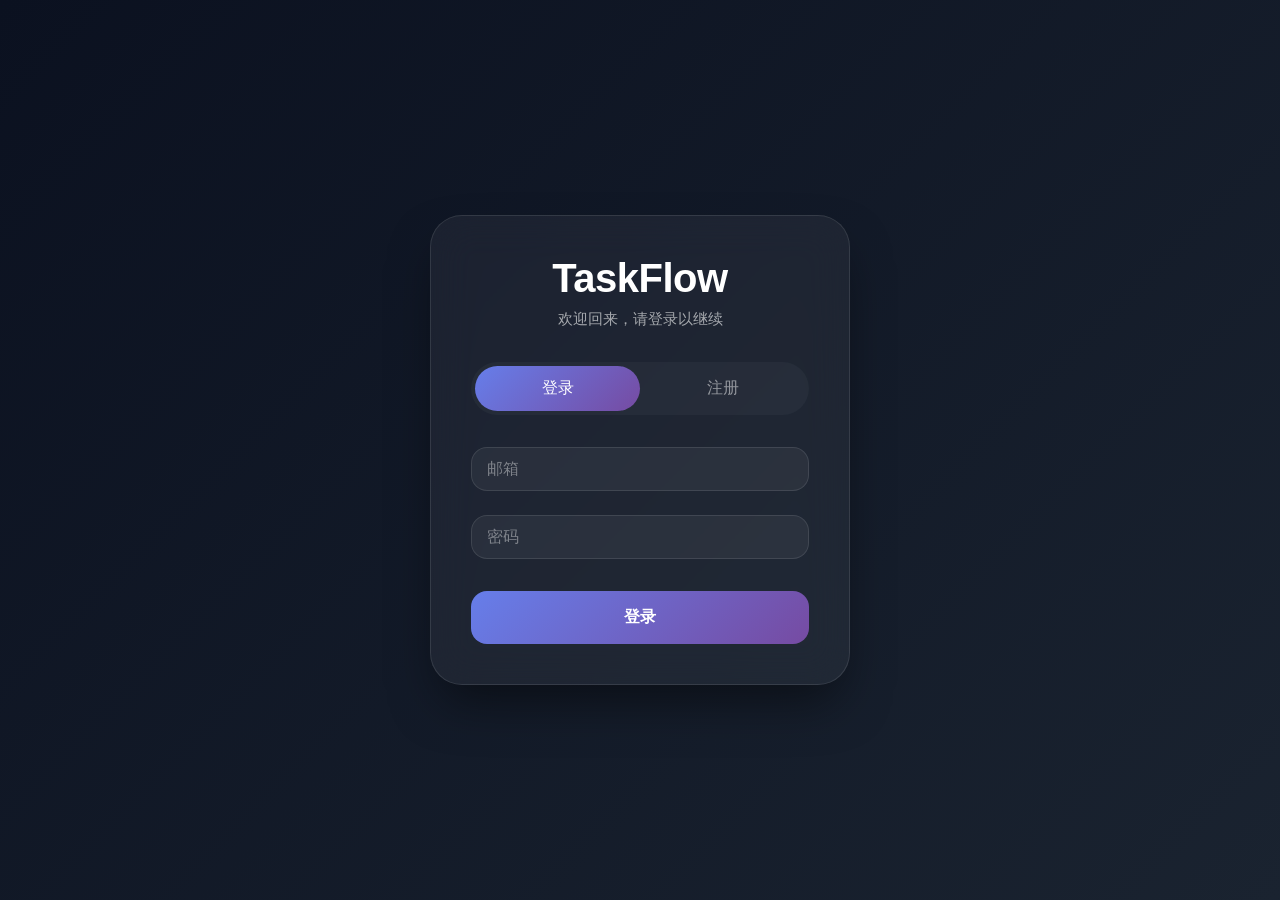
<file: frontend/login.html>
<!DOCTYPE html>
<html lang="zh">
<head>
    <meta charset="UTF-8">
    <meta name="viewport" content="width=device-width, initial-scale=1.0">
    <title>登录 · TaskFlow</title>
    <link rel="stylesheet" href="css/style.css">
    <!-- 如果无法访问 Google Fonts，可注释掉以下三行 -->
    <!-- <link rel="preconnect" href="https://fonts.googleapis.com">
    <link rel="preconnect" href="https://fonts.gstatic.com" crossorigin>
    <link href="https://fonts.googleapis.com/css2?family=Inter:ital,opsz,wght@0,14..32,100..900;1,14..32,100..900&display=swap" rel="stylesheet"> -->
</head>
<body class="login-page">
    <div class="auth-page">
        <div class="auth-card">
            <div class="auth-header">
                <h1>TaskFlow</h1>
                <p>欢迎回来，请登录以继续</p>
            </div>
            <div class="auth-tabs">
                <button class="auth-tab active" data-tab="login">登录</button>
                <button class="auth-tab" data-tab="register">注册</button>
                <span class="tab-slider"></span>
            </div>
            <div class="auth-forms">
                <!-- 登录表单 -->
                <form class="auth-form active" id="login-form" onsubmit="return false;">
                    <div class="input-group">
                        <input type="email" id="login-email" placeholder=" " required>
                        <label for="login-email">邮箱</label>
                    </div>
                    <div class="input-group">
                        <input type="password" id="login-password" placeholder=" " required>
                        <label for="login-password">密码</label>
                    </div>
                    <button type="submit" class="auth-button" id="login-btn">登录</button>
                    <div class="error-msg" id="login-error"></div>
                </form>
                <!-- 注册表单 -->
                <form class="auth-form" id="register-form" onsubmit="return false;">
                    <div class="input-group">
                        <input type="email" id="register-email" placeholder=" " required>
                        <label for="register-email">邮箱</label>
                    </div>
                    <div class="input-group">
                        <input type="text" id="register-username" placeholder=" " required>
                        <label for="register-username">用户名</label>
                    </div>
                    <div class="input-group">
                        <input type="password" id="register-password" placeholder=" " required>
                        <label for="register-password">密码</label>
                    </div>
                    <button type="submit" class="auth-button" id="register-btn">注册</button>
                    <div class="error-msg" id="register-error"></div>
                </form>
            </div>
        </div>
    </div>
    <script type="module" src="js/auth.js"></script>
    <script type="module">
        import { login, register } from './js/auth.js';

        if (localStorage.getItem('access_token')) {
            window.location.href = '/tasks.html';
        }

        // 选项卡切换
        const tabs = document.querySelectorAll('.auth-tab');
        const forms = document.querySelectorAll('.auth-form');
        const slider = document.querySelector('.tab-slider');

        function setActiveTab(tabId) {
            tabs.forEach(t => t.classList.remove('active'));
            forms.forEach(f => f.classList.remove('active'));
            document.querySelector(`[data-tab="${tabId}"]`).classList.add('active');
            document.getElementById(`${tabId}-form`).classList.add('active');

            const activeTab = document.querySelector('.auth-tab.active');
            slider.style.width = `${activeTab.offsetWidth}px`;
            slider.style.left = `${activeTab.offsetLeft}px`;
        }

        tabs.forEach(tab => {
            tab.addEventListener('click', () => {
                setActiveTab(tab.dataset.tab);
            });
        });

        window.addEventListener('load', () => setActiveTab('login'));
        window.addEventListener('resize', () => {
            setActiveTab(document.querySelector('.auth-tab.active').dataset.tab);
        });

        // 登录
        document.getElementById('login-btn').addEventListener('click', async () => {
            const email = document.getElementById('login-email').value;
            const password = document.getElementById('login-password').value;
            const errorDiv = document.getElementById('login-error');
            const result = await login(email, password);
            if (result.success) {
                window.location.href = '/tasks.html';
            } else {
                errorDiv.textContent = result.error;
                errorDiv.style.display = 'block';
            }
        });

        // 注册
        document.getElementById('register-btn').addEventListener('click', async () => {
            const email = document.getElementById('register-email').value;
            const username = document.getElementById('register-username').value;
            const password = document.getElementById('register-password').value;
            const errorDiv = document.getElementById('register-error');
            const result = await register(email, username, password);
            if (result.success) {
                window.location.href = '/tasks.html';
            } else {
                errorDiv.textContent = result.error;
                errorDiv.style.display = 'block';
            }
        });
    </script>
</body>
</html>
</file>
<file: frontend/css/style.css>
/* ===== 全局重置与基础 ===== */
* {
    box-sizing: border-box;
    margin: 0;
    padding: 0;
}

body {
    font-family: 'Segoe UI', Tahoma, Geneva, Verdana, sans-serif;
    background: #f0f2f5;
    height: 100vh;
    display: flex;
    justify-content: center;
    align-items: center;
}

#app {
    width: 100%;
    max-width: 1200px;
    height: 90vh;
    background: white;
    border-radius: 16px;
    box-shadow: 0 4px 20px rgba(0, 0, 0, 0.1);
    display: flex;
    flex-direction: column;
    overflow: hidden;
}

/* ===== 主界面（任务管理/通知中心） ===== */
.main-container {
    flex: 1;
    display: flex;
    flex-direction: column;
    height: 100%;
}

.header {
    background: white;
    padding: 16px 24px;
    border-bottom: 1px solid #e0e0e0;
    display: flex;
    justify-content: space-between;
    align-items: center;
}

.header h1 {
    font-size: 24px;
    color: #333;
}

.header-right {
    display: flex;
    align-items: center;
    gap: 20px;
}

.user-info {
    font-weight: bold;
    color: #667eea;
}

.logout-btn {
    background: #e53e3e;
    color: white;
    border: none;
    padding: 8px 16px;
    border-radius: 8px;
    cursor: pointer;
    font-weight: bold;
}

.logout-btn:hover {
    background: #c53030;
}

.tabs {
    display: flex;
    background: white;
    border-bottom: 1px solid #e0e0e0;
}

.tab {
    padding: 14px 24px;
    cursor: pointer;
    font-weight: 500;
    color: #666;
    border-bottom: 3px solid transparent;
    transition: all 0.2s;
}

.tab.active {
    color: #667eea;
    border-bottom-color: #667eea;
}

.content {
    flex: 1;
    overflow-y: auto;
    padding: 24px;
    background: #f9fafc;
}

/* 任务卡片 */
.task-list {
    display: flex;
    flex-direction: column;
    gap: 12px;
}

.task-card {
    background: white;
    border-radius: 12px;
    padding: 16px;
    box-shadow: 0 2px 8px rgba(0, 0, 0, 0.05);
    border-left: 4px solid transparent;
    transition: transform 0.2s;
}

.task-card:hover {
    transform: translateX(4px);
    box-shadow: 0 4px 12px rgba(0, 0, 0, 0.1);
}

.task-header {
    display: flex;
    justify-content: space-between;
    align-items: center;
    margin-bottom: 8px;
}

.task-title {
    font-size: 18px;
    font-weight: bold;
}

.task-priority {
    padding: 4px 8px;
    border-radius: 16px;
    font-size: 12px;
    font-weight: bold;
    text-transform: uppercase;
}

.priority-low {
    background: #e6fffa;
    color: #319795;
}

.priority-medium {
    background: #feebc8;
    color: #dd6b20;
}

.priority-high {
    background: #fed7d7;
    color: #c53030;
}

.task-meta {
    display: flex;
    gap: 20px;
    color: #666;
    font-size: 14px;
    margin-bottom: 8px;
}

.task-description {
    margin-bottom: 8px;
    color: #444;
    line-height: 1.5;
}

.task-status {
    display: inline-block;
    padding: 4px 12px;
    border-radius: 20px;
    font-size: 13px;
    font-weight: 500;
    background: #e2e8f0;
    color: #2d3748;
    margin-bottom: 8px;
}

.status-pending {
    background: #fed7d7;
    color: #c53030;
}

.status-doing {
    background: #feebc8;
    color: #dd6b20;
}

.status-done {
    background: #c6f6d5;
    color: #276749;
}

.task-actions {
    margin-top: 12px;
    display: flex;
    gap: 8px;
    flex-wrap: wrap;
}

.task-actions select,
.task-actions input,
.task-actions button {
    padding: 6px 12px;
    border: 1px solid #ddd;
    border-radius: 6px;
    background: white;
    cursor: pointer;
    font-size: 13px;
}

.task-actions button.primary {
    background: #667eea;
    color: white;
    border: none;
}

.task-actions button.primary:hover {
    background: #5a67d8;
}

.task-actions button.danger {
    background: #e53e3e;
    color: white;
    border: none;
}

.task-actions button.danger:hover {
    background: #c53030;
}

.assignees {
    margin-top: 8px;
    font-size: 13px;
}

.assignee-tag {
    display: inline-block;
    background: #e2e8f0;
    padding: 2px 8px;
    border-radius: 12px;
    margin-right: 6px;
}

/* 创建任务表单 */
.create-task {
    background: white;
    border-radius: 12px;
    padding: 20px;
    margin-bottom: 24px;
    box-shadow: 0 2px 8px rgba(0, 0, 0, 0.05);
}

.create-task h3 {
    margin-bottom: 16px;
    color: #333;
}

.form-row {
    display: flex;
    gap: 12px;
    flex-wrap: wrap;
    margin-bottom: 12px;
}

.form-row input,
.form-row select,
.form-row textarea {
    flex: 1;
    padding: 10px;
    border: 1px solid #ddd;
    border-radius: 8px;
    font-size: 14px;
}

.form-row textarea {
    min-width: 100%;
    resize: vertical;
}

/* 通知列表 */
.notification-list {
    display: flex;
    flex-direction: column;
    gap: 8px;
}

.notification-item {
    background: white;
    border-radius: 8px;
    padding: 12px;
    display: flex;
    justify-content: space-between;
    align-items: center;
    border-left: 4px solid #667eea;
}

.notification-item.new {
    background: #e6fffa;
    border-left-color: #38b2ac;
}

.notification-message {
    flex: 1;
}

.notification-time {
    color: #666;
    font-size: 12px;
    margin: 0 12px;
}

.delete-notif {
    background: #e53e3e;
    color: white;
    border: none;
    border-radius: 4px;
    padding: 4px 8px;
    cursor: pointer;
}

/* 加载状态 */
.loading {
    text-align: center;
    padding: 40px;
    color: #999;
}

/* 用户分页 */
.user-pagination {
    margin-bottom: 16px;
    display: flex;
    align-items: center;
    gap: 10px;
}
.user-pagination button {
    padding: 4px 12px;
    background: #667eea;
    color: white;
    border: none;
    border-radius: 4px;
    cursor: pointer;
}
.user-pagination button:disabled {
    background: #ccc;
    cursor: not-allowed;
}

/* 通知图标 */
.notification-icon {
    text-decoration: none;
    color: #333;
    font-size: 18px;
    position: relative;
    margin-right: 15px;
}

.notification-icon span {
    background: #e53e3e;
    color: white;
    border-radius: 50%;
    padding: 2px 6px;
    font-size: 12px;
    position: absolute;
    top: -8px;
    right: -10px;
}

/* 返回链接（通知页用） */
.back-link {
    text-decoration: none;
    color: #667eea;
    margin-right: 15px;
}
.back-link:hover {
    text-decoration: underline;
}

/* ===== 登录页专用高级样式 ===== */
.auth-page {
    min-height: 100vh;
    display: flex;
    align-items: center;
    justify-content: center;
    background: linear-gradient(135deg, #0B1120 0%, #1A2330 100%);
    font-family: 'Inter', -apple-system, BlinkMacSystemFont, 'Segoe UI', sans-serif;
    padding: 20px;
}

.auth-page .auth-card {
    width: 100%;
    max-width: 420px;
    background: rgba(255, 255, 255, 0.05);
    backdrop-filter: blur(20px);
    -webkit-backdrop-filter: blur(20px);
    border: 1px solid rgba(255, 255, 255, 0.1);
    border-radius: 32px;
    padding: 40px;
    box-shadow: 0 25px 50px -12px rgba(0, 0, 0, 0.5);
    transition: transform 0.3s ease;
}

.auth-page .auth-card:hover {
    transform: translateY(-5px);
}

.auth-page .auth-header {
    text-align: center;
    margin-bottom: 32px;
}

.auth-page .auth-header h1 {
    color: white;
    font-size: 2.5rem;
    font-weight: 600;
    letter-spacing: -0.5px;
    margin-bottom: 8px;
}

.auth-page .auth-header p {
    color: rgba(255, 255, 255, 0.6);
    font-size: 0.95rem;
}

/* 选项卡 */
.auth-page .auth-tabs {
    display: flex;
    position: relative;
    background: rgba(255, 255, 255, 0.03);
    border-radius: 40px;
    padding: 4px;
    margin-bottom: 32px;
}

.auth-page .auth-tab {
    flex: 1;
    padding: 12px 0;
    background: transparent;
    border: none;
    color: rgba(255, 255, 255, 0.5);
    font-size: 1rem;
    font-weight: 500;
    cursor: pointer;
    transition: color 0.3s;
    position: relative;
    z-index: 1;
}

.auth-page .auth-tab.active {
    color: white;
}

.auth-page .tab-slider {
    position: absolute;
    height: calc(100% - 8px);
    top: 4px;
    left: 4px;
    background: linear-gradient(135deg, #667eea 0%, #764ba2 100%);
    border-radius: 40px;
    transition: left 0.3s ease, width 0.3s ease;
    z-index: 0;
}

/* 表单容器 */
.auth-page .auth-forms {
    position: relative;
}

.auth-page .auth-form {
    display: none;
    opacity: 0;
    transition: opacity 0.3s ease;
}

.auth-page .auth-form.active {
    display: block;
    opacity: 1;
}

/* 输入组 */
.auth-page .input-group {
    position: relative;
    margin-bottom: 24px;
}

.auth-page .input-group input {
    width: 100%;
    padding: 16px 16px 8px;
    background: rgba(255, 255, 255, 0.05);
    border: 1px solid rgba(255, 255, 255, 0.1);
    border-radius: 16px;
    font-size: 1rem;
    color: white;
    outline: none;
    transition: border-color 0.3s, box-shadow 0.3s;
}

.auth-page .input-group input:focus {
    border-color: #667eea;
    box-shadow: 0 0 0 4px rgba(102, 126, 234, 0.1);
}

.auth-page .input-group label {
    position: absolute;
    left: 16px;
    top: 50%;
    transform: translateY(-50%);
    color: rgba(255, 255, 255, 0.4);
    font-size: 1rem;
    pointer-events: none;
    transition: all 0.2s ease;
}

.auth-page .input-group input:focus + label,
.auth-page .input-group input:not(:placeholder-shown) + label {
    top: 8px;
    transform: translateY(0);
    font-size: 0.75rem;
    color: #667eea;
}

/* 登录/注册按钮 */
.auth-page .auth-button {
    width: 100%;
    padding: 16px;
    background: linear-gradient(135deg, #667eea 0%, #764ba2 100%);
    border: none;
    border-radius: 16px;
    color: white;
    font-size: 1rem;
    font-weight: 600;
    cursor: pointer;
    transition: transform 0.2s, box-shadow 0.2s;
    margin-top: 8px;
}

.auth-page .auth-button:hover {
    transform: translateY(-2px);
    box-shadow: 0 10px 25px -5px rgba(102, 126, 234, 0.5);
}

.auth-page .auth-button:active {
    transform: translateY(0);
}

/* 错误提示（登录页内） */
.auth-page .error-msg {
    color: #fc8181;
    font-size: 0.875rem;
    margin-top: 16px;
    text-align: center;
    display: none;
    background: rgba(252, 129, 129, 0.1);
    padding: 8px;
    border-radius: 12px;
    border: 1px solid rgba(252, 129, 129, 0.2);
}

/* 响应式调整 */
@media (max-width: 480px) {
    .auth-page .auth-card {
        padding: 30px 20px;
    }
    .auth-page .auth-header h1 {
        font-size: 2rem;
    }
}

/* 登录页专用 body 重置（覆盖全局 body 样式） */
body.login-page {
    background: transparent;
    height: auto;
    display: block;
    padding: 0;
    margin: 0;
}
</file>
